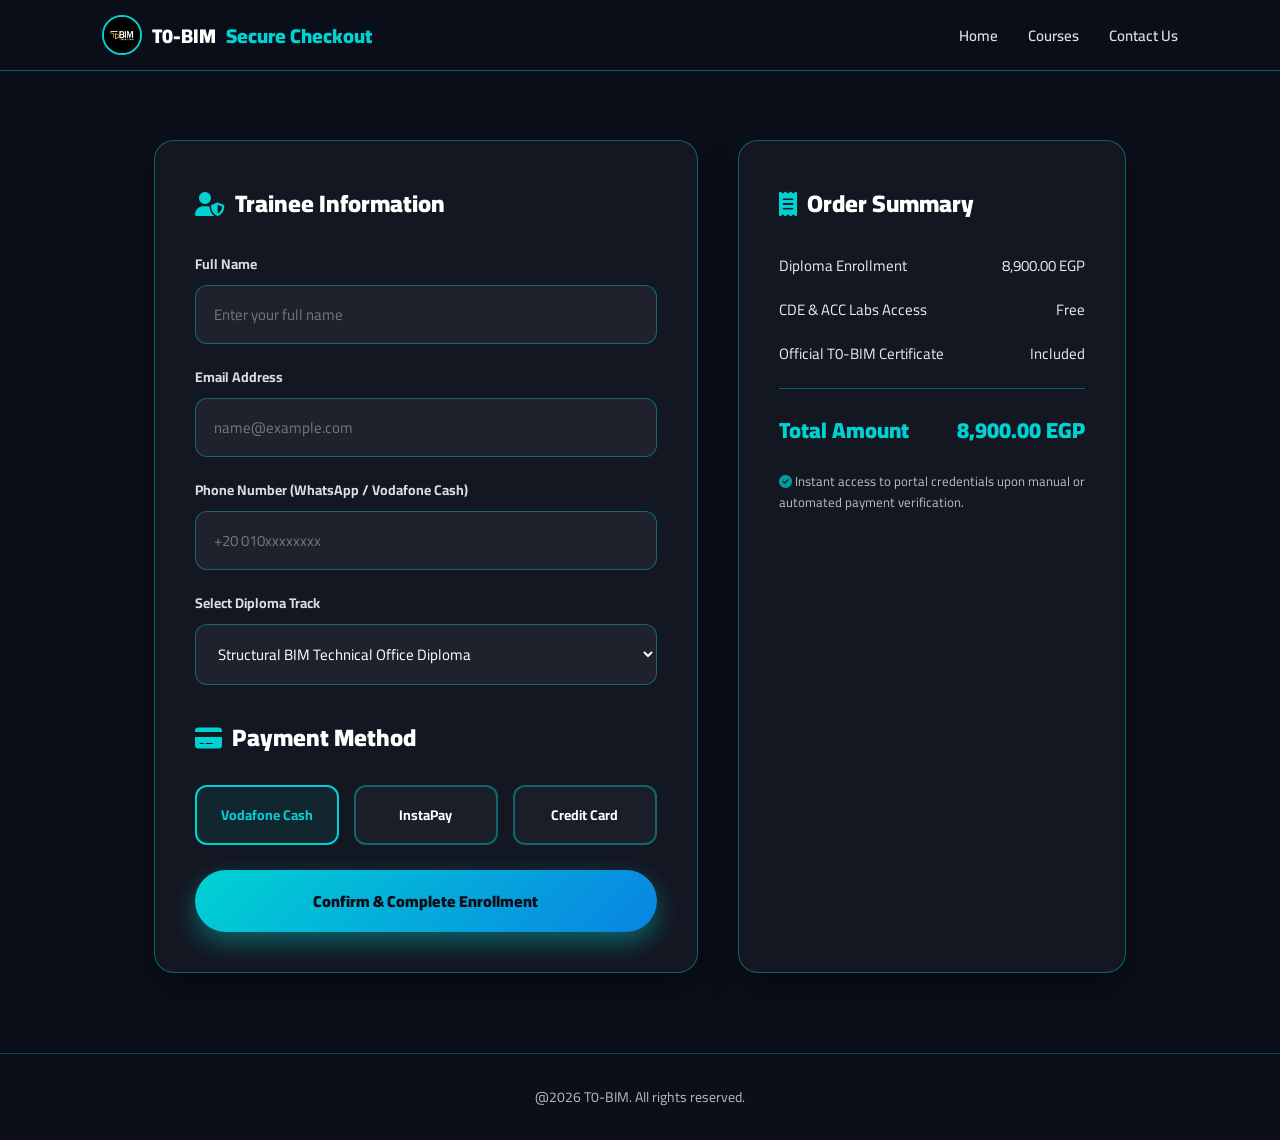
<file: checkout.html>
<!DOCTYPE html>
<html lang="en" dir="ltr">
<head>
    <meta charset="UTF-8">
    <meta name="viewport" content="width=device-width, initial-scale=1.0">
    <title>Checkout - T0-BIM</title>
    <link rel="icon" type="image/jpeg" href="TOBIM.jpg">
    <link href="https://fonts.googleapis.com/css2?family=Cairo:wght@300;400;600;700;900&display=swap" rel="stylesheet">
    <link rel="stylesheet" href="https://cdnjs.cloudflare.com/ajax/libs/font-awesome/6.4.0/css/all.min.css">
    <style>
        :root {
            --primary-blue: #00d2d3 !important;
            --secondary-blue: #0984e3 !important;
            --dark-bg: #0b0f19 !important;
            --dark-card: #131722 !important;
            --border-blue: rgba(0, 210, 211, 0.4) !important;
            --text-main: #ffffff !important;
        }

        * {
            margin: 0;
            padding: 0;
            box-sizing: border-box;
            font-family: 'Cairo', sans-serif;
        }

        body {
            background-color: var(--dark-bg) !important;
            color: var(--text-main) !important;
            direction: ltr;
            text-align: left;
        }

        .header {
            position: fixed;
            top: 0; left: 0; width: 100%;
            background: rgba(11, 15, 25, 0.95) !important;
            backdrop-filter: blur(10px);
            border-bottom: 1px solid var(--border-blue) !important;
            display: flex;
            justify-content: space-between;
            align-items: center;
            padding: 15px 8%;
            z-index: 1000;
        }

        .logo {
            display: flex;
            align-items: center;
            gap: 10px;
            color: #fff !important;
            text-decoration: none;
            font-weight: 900;
            font-size: 20px;
        }

        .logo img {
            width: 40px; height: 40px;
            border-radius: 50%;
            border: 2px solid var(--primary-blue) !important;
        }

        .logo span {
            color: var(--primary-blue) !important;
        }

        .navbar {
            display: flex;
            align-items: center;
            gap: 30px;
        }

        .navbar a {
            color: #dcdde1 !important;
            text-decoration: none;
            font-weight: 600;
            font-size: 15px;
            transition: 0.3s;
        }

        .navbar a:hover, .navbar a.active {
            color: var(--primary-blue) !important;
        }

        .checkout-container {
            max-width: 1100px;
            margin: 140px auto 80px auto;
            padding: 0 5%;
            display: grid;
            grid-template-columns: 1.4fr 1fr;
            gap: 40px;
        }

        @media (max-width: 900px) {
            .checkout-container {
                grid-template-columns: 1fr;
            }
        }

        .checkout-box {
            background: var(--dark-card) !important;
            border: 1px solid var(--border-blue) !important;
            border-radius: 20px;
            padding: 40px;
            box-shadow: 0 15px 35px rgba(0,0,0,0.4);
        }

        .checkout-box h2 {
            font-size: 24px;
            font-weight: 900;
            margin-bottom: 25px;
            color: #fff !important;
            display: flex;
            align-items: center;
            gap: 10px;
        }

        .checkout-box h2 i {
            color: var(--primary-blue) !important;
        }

        .form-group {
            margin-bottom: 20px;
        }

        .form-group label {
            display: block;
            font-size: 14px;
            font-weight: 700;
            margin-bottom: 8px;
            color: #dcdde1 !important;
        }

        .form-group input, .form-group select {
            width: 100%;
            padding: 14px 18px;
            background: rgba(255, 255, 255, 0.05) !important;
            border: 1px solid var(--border-blue) !important;
            color: #fff !important;
            border-radius: 12px;
            font-size: 15px;
            outline: none;
            transition: 0.3s;
        }

        .form-group input:focus, .form-group select:focus {
            border-color: var(--primary-blue) !important;
            box-shadow: 0 0 10px rgba(0, 210, 211, 0.2);
        }

        .payment-methods {
            display: grid;
            grid-template-columns: repeat(3, 1fr);
            gap: 15px;
            margin-bottom: 25px;
        }

        @media (max-width: 600px) {
            .payment-methods {
                grid-template-columns: 1fr;
            }
        }

        .payment-option {
            background: rgba(255, 255, 255, 0.03);
            border: 2px solid var(--border-blue);
            padding: 15px;
            border-radius: 12px;
            text-align: center;
            cursor: pointer;
            transition: 0.3s;
            font-weight: 700;
            font-size: 14px;
        }

        .payment-option input {
            display: none;
        }

        .payment-option:hover, .payment-option.selected {
            border-color: var(--primary-blue);
            background: rgba(0, 210, 211, 0.08);
            color: var(--primary-blue);
        }

        .order-summary-item {
            display: flex;
            justify-content: space-between;
            margin-bottom: 15px;
            font-size: 15px;
            opacity: 0.9;
        }

        .order-total {
            display: flex;
            justify-content: space-between;
            font-size: 22px;
            font-weight: 900;
            margin-top: 20px;
            padding-top: 20px;
            border-top: 1px solid var(--border-blue);
            color: var(--primary-blue) !important;
        }

        .btn-complete-order {
            display: block;
            width: 100%;
            background: linear-gradient(135deg, var(--primary-blue), var(--secondary-blue)) !important;
            color: #0b0f19 !important;
            padding: 16px;
            border-radius: 40px;
            font-weight: 900;
            font-size: 16px;
            text-align: center;
            border: none;
            cursor: pointer;
            box-shadow: 0 10px 25px rgba(0, 210, 211, 0.4);
            transition: 0.3s;
            margin-top: 25px;
            text-decoration: none;
        }

        .btn-complete-order:hover {
            transform: translateY(-3px);
            box-shadow: 0 15px 30px rgba(0, 210, 211, 0.6);
        }

        footer {
            text-align: center;
            padding: 30px;
            border-top: 1px solid var(--border-blue) !important;
            opacity: 0.7;
            font-size: 14px;
            margin-top: 60px;
        }
    </style>
</head>
<body>
    <header class="header">
        <a href="index.html" class="logo">
            <img src="TOBIM.jpg" alt="T0-BIM Logo"> T0-BIM <span>Secure Checkout</span>
        </a>
        <nav class="navbar">
            <a href="index.html">Home</a>
            <a href="courses.html">Courses</a>
            <a href="contact.html">Contact Us</a>
        </nav>
    </header>

    <div class="checkout-container">
        <!-- Billing Details Form -->
        <div class="checkout-box">
            <h2><i class="fa-solid fa-user-shield"></i> Trainee Information</h2>
            <form action="success.html" method="GET">
                <div class="form-group">
                    <label>Full Name</label>
                    <input type="text" placeholder="Enter your full name" required>
                </div>
                <div class="form-group">
                    <label>Email Address</label>
                    <input type="email" placeholder="name@example.com" required>
                </div>
                <div class="form-group">
                    <label>Phone Number (WhatsApp / Vodafone Cash)</label>
                    <input type="tel" placeholder="+20 010xxxxxxxx" required>
                </div>
                <div class="form-group">
                    <label>Select Diploma Track</label>
                    <select required>
                        <option value="structural">Structural BIM Technical Office Diploma</option>
                        <option value="architectural">Architectural BIM Technical Office Diploma</option>
                    </select>
                </div>

                <h2 style="margin-top: 30px;"><i class="fa-solid fa-credit-card"></i> Payment Method</h2>
                <div class="payment-methods">
                    <label class="payment-option selected" onclick="selectPayment(this)">
                        <input type="radio" name="payment" checked> Vodafone Cash
                    </label>
                    <label class="payment-option" onclick="selectPayment(this)">
                        <input type="radio" name="payment"> InstaPay
                    </label>
                    <label class="payment-option" onclick="selectPayment(this)">
                        <input type="radio" name="payment"> Credit Card
                    </label>
                </div>

                <button type="submit" class="btn-complete-order">Confirm & Complete Enrollment</button>
            </form>
        </div>

        <!-- Order Summary Box -->
        <div class="checkout-box">
            <h2><i class="fa-solid fa-receipt"></i> Order Summary</h2>
            <div class="order-summary-item">
                <span>Diploma Enrollment</span>
                <span>8,900.00 EGP</span>
            </div>
            <div class="order-summary-item">
                <span>CDE & ACC Labs Access</span>
                <span>Free</span>
            </div>
            <div class="order-summary-item">
                <span>Official T0-BIM Certificate</span>
                <span>Included</span>
            </div>
            <div class="order-total">
                <span>Total Amount</span>
                <span>8,900.00 EGP</span>
            </div>
            <p style="font-size: 13px; opacity: 0.7; margin-top: 20px; line-height: 1.6;">
                <i class="fa-solid fa-circle-check" style="color: var(--primary-blue);"></i> Instant access to portal credentials upon manual or automated payment verification.
            </p>
        </div>
    </div>

    <footer>
        @2026 T0-BIM. All rights reserved.
    </footer>

    <script>
        function selectPayment(element) {
            document.querySelectorAll('.payment-option').forEach(opt => opt.classList.remove('selected'));
            element.classList.add('selected');
            element.querySelector('input').checked = true;
        }
    </script>
</body>
</html>
</file>
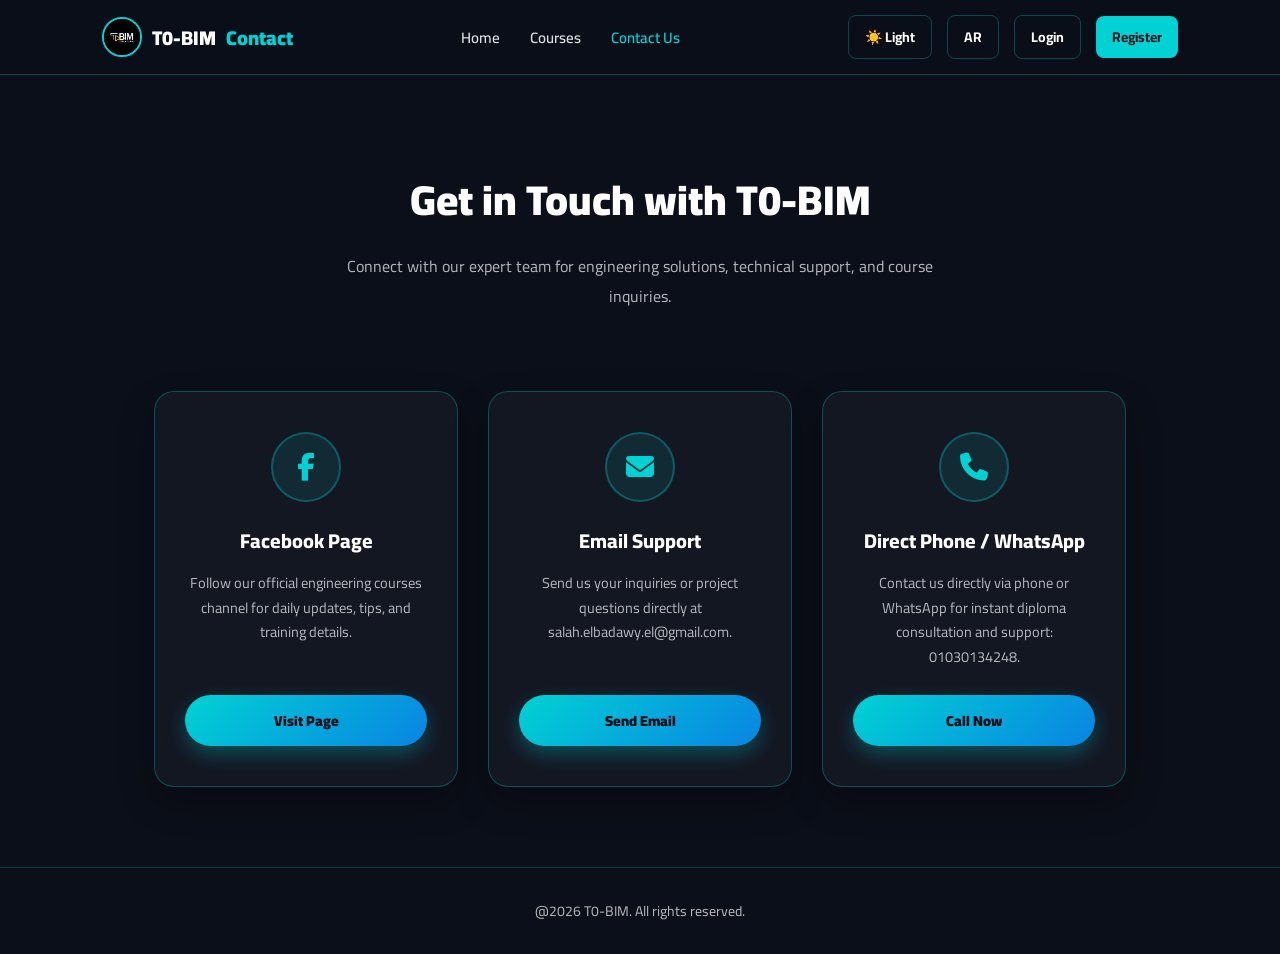
<file: contact.html>
<!DOCTYPE html>
<html lang="en" dir="ltr">
<head>
    <meta charset="UTF-8">
    <meta name="viewport" content="width=device-width, initial-scale=1.0">
    <title>Contact Us - T0-BIM</title>
    <link rel="icon" type="image/jpeg" href="TOBIM.jpg">
    <link href="https://fonts.googleapis.com/css2?family=Cairo:wght@300;400;600;700;900&display=swap" rel="stylesheet">
    <link rel="stylesheet" href="https://cdnjs.cloudflare.com/ajax/libs/font-awesome/6.4.0/css/all.min.css">
    <style>
        :root {
            --primary-blue: #00d2d3 !important;
            --secondary-blue: #0984e3 !important;
            --dark-bg: #0b0f19 !important;
            --dark-card: #131722 !important;
            --border-blue: rgba(0, 210, 211, 0.3) !important;
            --text-main: #ffffff !important;
        }

        * {
            margin: 0;
            padding: 0;
            box-sizing: border-box;
            font-family: 'Cairo', sans-serif;
        }

        body {
            background-color: var(--dark-bg) !important;
            color: var(--text-main) !important;
            direction: ltr;
            text-align: left;
            display: flex;
            flex-direction: column;
            min-height: 100vh;
            justify-content: space-between;
        }

        .header {
            position: fixed;
            top: 0; left: 0; width: 100%;
            background: rgba(11, 15, 25, 0.95) !important;
            backdrop-filter: blur(10px);
            border-bottom: 1px solid var(--border-blue) !important;
            display: flex;
            justify-content: space-between;
            align-items: center;
            padding: 15px 8%;
            z-index: 1000;
        }

        .logo {
            display: flex;
            align-items: center;
            gap: 10px;
            color: #fff !important;
            text-decoration: none;
            font-weight: 900;
            font-size: 20px;
        }

        .logo img {
            width: 40px; height: 40px;
            border-radius: 50%;
            border: 2px solid var(--primary-blue) !important;
        }

        .logo span {
            color: var(--primary-blue) !important;
        }

        .navbar {
            display: flex;
            align-items: center;
            gap: 30px;
        }

        .navbar a {
            color: #dcdde1 !important;
            text-decoration: none;
            font-weight: 600;
            font-size: 15px;
            transition: 0.3s;
        }

        .navbar a:hover, .navbar a.active {
            color: var(--primary-blue) !important;
        }

        .header-actions {
            display: flex;
            align-items: center;
            gap: 15px;
        }

        .header-actions button, .header-actions a {
            background: transparent !important;
            border: 1px solid var(--border-blue) !important;
            color: #fff !important;
            padding: 8px 16px;
            border-radius: 8px;
            font-weight: 700;
            cursor: pointer;
            text-decoration: none;
            font-size: 14px;
            transition: 0.3s;
        }

        .header-actions .register-btn {
            background: var(--primary-blue) !important;
            color: #0b0f19 !important;
            border: none !important;
        }

        .contact-hero {
            padding: 160px 8% 40px 8%;
            text-align: center;
        }

        .contact-hero h1 {
            font-size: 42px;
            font-weight: 900;
            margin-bottom: 12px;
            color: #fff !important;
        }

        .contact-hero p {
            font-size: 16px;
            opacity: 0.8;
            color: #dcdde1 !important;
            max-width: 600px;
            margin: 0 auto;
        }

        .contact-container {
            max-width: 1100px;
            margin: 40px auto 80px auto;
            padding: 0 5%;
            display: grid;
            grid-template-columns: repeat(3, 1fr);
            gap: 30px;
        }

        @media (max-width: 900px) {
            .contact-container {
                grid-template-columns: 1fr;
            }
        }

        .contact-card {
            background: var(--dark-card) !important;
            border: 1px solid var(--border-blue) !important;
            border-radius: 20px;
            padding: 40px 30px;
            text-align: center;
            transition: 0.3s ease;
            box-shadow: 0 15px 35px rgba(0,0,0,0.3);
            display: flex;
            flex-direction: column;
            justify-content: space-between;
        }

        .contact-card:hover {
            transform: translateY(-5px);
            border-color: var(--primary-blue) !important;
            box-shadow: 0 20px 40px rgba(0, 210, 211, 0.15);
        }

        .contact-icon {
            width: 70px;
            height: 70px;
            background: rgba(0, 210, 211, 0.1);
            border: 2px solid var(--border-blue);
            border-radius: 50%;
            display: flex;
            align-items: center;
            justify-content: center;
            font-size: 28px;
            color: var(--primary-blue);
            margin: 0 auto 20px auto;
            transition: 0.3s;
        }

        .contact-card:hover .contact-icon {
            background: var(--primary-blue);
            color: #0b0f19;
            border-color: var(--primary-blue);
        }

        .contact-card h3 {
            font-size: 20px;
            font-weight: 800;
            margin-bottom: 12px;
            color: #fff !important;
        }

        .contact-card p {
            font-size: 14.5px;
            opacity: 0.8;
            line-height: 1.7;
            color: #dcdde1 !important;
            margin-bottom: 25px;
        }

        .contact-btn {
            display: inline-block;
            background: linear-gradient(135deg, var(--primary-blue), var(--secondary-blue)) !important;
            color: #0b0f19 !important;
            padding: 12px 30px;
            border-radius: 30px;
            font-weight: 900;
            font-size: 14.5px;
            text-decoration: none;
            box-shadow: 0 8px 20px rgba(0, 210, 211, 0.3);
            transition: 0.3s;
        }

        .contact-btn:hover {
            transform: translateY(-2px);
            box-shadow: 0 12px 25px rgba(0, 210, 211, 0.5);
        }

        footer {
            text-align: center;
            padding: 30px;
            border-top: 1px solid var(--border-blue) !important;
            opacity: 0.7;
            font-size: 14px;
        }
    </style>
</head>
<body>
    <header class="header">
        <a href="index.html" class="logo">
            <img src="TOBIM.jpg" alt="T0-BIM Logo"> T0-BIM <span>Contact</span>
        </a>
        <nav class="navbar">
            <a href="index.html">Home</a>
            <a href="courses.html">Courses</a>
            <a href="contact.html" class="active">Contact Us</a>
        </nav>
        <div class="header-actions">
            <button class="mode-btn">☀️ Light</button>
            <button class="lang-btn">AR</button>
            <a href="login.html" class="login-btn">Login</a>
            <a href="register.html" class="register-btn">Register</a>
        </div>
    </header>

    <div class="contact-hero">
        <h1>Get in Touch with T0-BIM</h1>
        <p>Connect with our expert team for engineering solutions, technical support, and course inquiries.</p>
    </div>

    <div class="contact-container">
        <!-- Facebook Card -->
        <div class="contact-card">
            <div>
                <div class="contact-icon"><i class="fa-brands fa-facebook-f"></i></div>
                <h3>Facebook Page</h3>
                <p>Follow our official engineering courses channel for daily updates, tips, and training details.</p>
            </div>
            <a href="https://www.facebook.com/ENGNERINGBIMCourses" target="_blank" class="contact-btn">Visit Page</a>
        </div>

        <!-- Email Card -->
        <div class="contact-card">
            <div>
                <div class="contact-icon"><i class="fa-solid fa-envelope"></i></div>
                <h3>Email Support</h3>
                <p>Send us your inquiries or project questions directly at salah.elbadawy.el@gmail.com.</p>
            </div>
            <a href="mailto:salah.elbadawy.el@gmail.com" class="contact-btn">Send Email</a>
        </div>

        <!-- Direct Help / Phone Card -->
        <div class="contact-card">
            <div>
                <div class="contact-icon"><i class="fa-solid fa-phone"></i></div>
                <h3>Direct Phone / WhatsApp</h3>
                <p>Contact us directly via phone or WhatsApp for instant diploma consultation and support: 01030134248.</p>
            </div>
            <a href="tel:01030134248" class="contact-btn">Call Now</a>
        </div>
    </div>

    <footer>
        @2026 T0-BIM. All rights reserved.
    </footer>
</body>
</html>
</file>
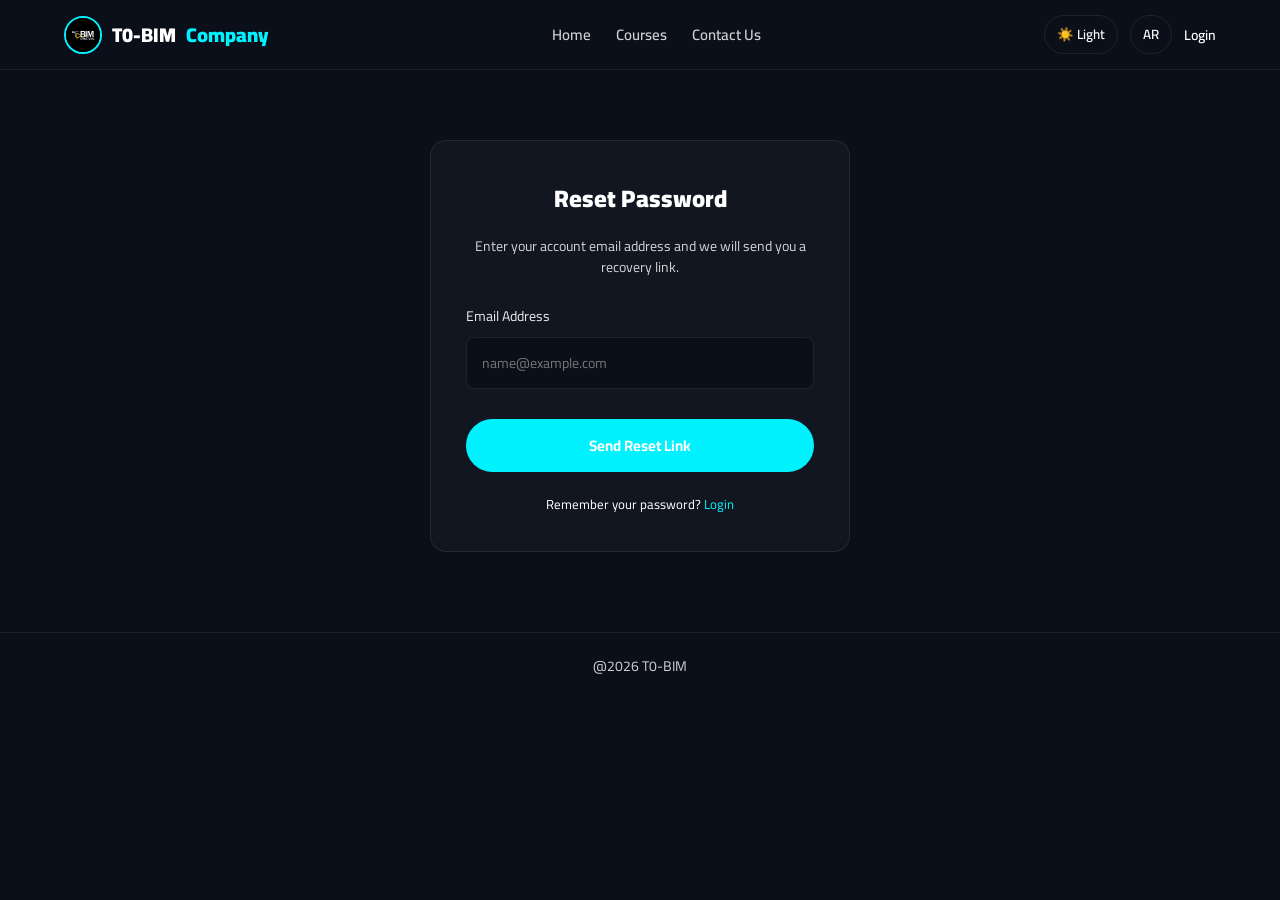
<file: forgot-password.html>
<!DOCTYPE html>
<html lang="en" dir="ltr">
<head>
    <meta charset="UTF-8">
    <meta name="viewport" content="width=device-width, initial-scale=1.0">
    <title>Forgot Password - T0-BIM</title>
    <link rel="icon" type="image/jpeg" href="TOBIM.jpg">
    <link rel="stylesheet" href="css/style.css">
    <link href="https://fonts.googleapis.com/css2?family=Cairo:wght@300;400;600;700;900&display=swap" rel="stylesheet">
    <link rel="stylesheet" href="https://cdnjs.cloudflare.com/ajax/libs/font-awesome/6.4.0/css/all.min.css">
    <style>
        .auth-container {
            max-width: 420px;
            margin: 140px auto 80px auto;
            background: var(--card-bg);
            border: 1px solid var(--border-color);
            padding: 35px;
            border-radius: 16px;
        }
        .auth-container h2 {
            font-size: 24px;
            font-weight: 900;
            margin-bottom: 15px;
            text-align: center;
        }
        .auth-container p {
            font-size: 14px;
            opacity: 0.8;
            margin-bottom: 25px;
            text-align: center;
            line-height: 1.5;
        }
        .form-group {
            margin-bottom: 20px;
        }
        .form-group label {
            display: block;
            font-size: 14px;
            margin-bottom: 8px;
            opacity: 0.9;
        }
        .form-group input {
            width: 100%;
            padding: 12px 15px;
            background: var(--bg-main);
            border: 1px solid var(--border-color);
            color: var(--text-color);
            border-radius: 8px;
            font-size: 14px;
            outline: none;
        }
        .form-group input:focus {
            border-color: var(--accent-color);
        }
        .auth-btn {
            width: 100%;
            background: var(--accent-color);
            color: #ffffff;
            padding: 12px;
            border: none;
            border-radius: 30px;
            font-weight: 700;
            cursor: pointer;
            font-size: 15px;
            transition: 0.3s;
            margin-top: 10px;
        }
        .auth-btn:hover {
            opacity: 0.9;
        }
        .auth-links {
            text-align: center;
            margin-top: 20px;
            font-size: 13px;
        }
        .auth-links a {
            color: var(--accent-color);
            text-decoration: none;
        }
        .auth-links a:hover {
            text-decoration: underline;
        }
    </style>
</head>
<body class="dark-mode">
    <header class="header">
        <a href="index.html" class="logo">
            <img src="TOBIM.jpg" alt="T0-BIM Logo"> T0-BIM <span>Company</span>
        </a>
        <nav class="navbar">
            <a href="index.html">Home</a>
            <a href="courses.html">Courses</a>
            <a href="contact.html">Contact Us</a>
        </nav>
        <div class="header-actions">
            <button class="mode-btn">☀️ Light</button>
            <button class="lang-btn">AR</button>
            <a href="login.html" class="login-btn">Login</a>
        </div>
    </header>

    <div class="auth-container">
        <h2>Reset Password</h2>
        <p>Enter your account email address and we will send you a recovery link.</p>
        <form>
            <div class="form-group">
                <label>Email Address</label>
                <input type="email" placeholder="name@example.com" required>
            </div>
            <button type="submit" class="auth-btn">Send Reset Link</button>
            <div class="auth-links">
                Remember your password? <a href="login.html">Login</a>
            </div>
        </form>
    </div>

    <footer>
        @2026 T0-BIM
    </footer>
    <script src="js/script.js"></script>
</body>
</html>
</file>
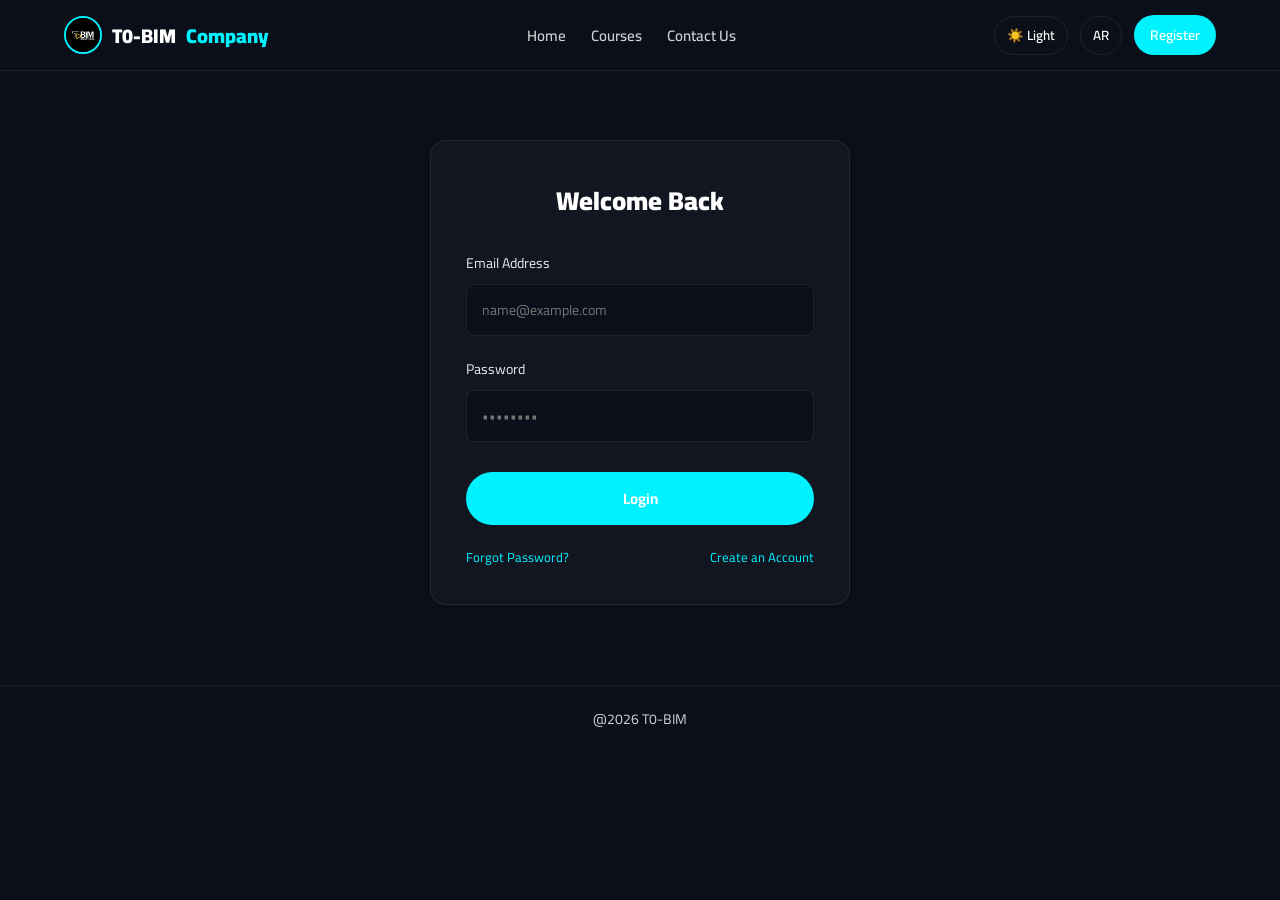
<file: login.html>
<!DOCTYPE html>
<html lang="en" dir="ltr">
<head>
    <meta charset="UTF-8">
    <meta name="viewport" content="width=device-width, initial-scale=1.0">
    <title>Login - T0-BIM</title>
    <link rel="icon" type="image/jpeg" href="TOBIM.jpg">
    <link rel="stylesheet" href="css/style.css">
    <link href="https://fonts.googleapis.com/css2?family=Cairo:wght@300;400;600;700;900&display=swap" rel="stylesheet">
    <link rel="stylesheet" href="https://cdnjs.cloudflare.com/ajax/libs/font-awesome/6.4.0/css/all.min.css">
    <style>
        .auth-container {
            max-width: 420px;
            margin: 140px auto 80px auto;
            background: var(--card-bg);
            border: 1px solid var(--border-color);
            padding: 35px;
            border-radius: 16px;
        }
        .auth-container h2 {
            font-size: 26px;
            font-weight: 900;
            margin-bottom: 25px;
            text-align: center;
        }
        .form-group {
            margin-bottom: 20px;
        }
        .form-group label {
            display: block;
            font-size: 14px;
            margin-bottom: 8px;
            opacity: 0.9;
        }
        .form-group input {
            width: 100%;
            padding: 12px 15px;
            background: var(--bg-main);
            border: 1px solid var(--border-color);
            color: var(--text-color);
            border-radius: 8px;
            font-size: 14px;
            outline: none;
        }
        .form-group input:focus {
            border-color: var(--accent-color);
        }
        .auth-btn {
            width: 100%;
            background: var(--accent-color);
            color: #ffffff;
            padding: 12px;
            border: none;
            border-radius: 30px;
            font-weight: 700;
            cursor: pointer;
            font-size: 15px;
            transition: 0.3s;
            margin-top: 10px;
        }
        .auth-btn:hover {
            opacity: 0.9;
        }
        .auth-links {
            display: flex;
            justify-content: space-between;
            align-items: center;
            margin-top: 20px;
            font-size: 13px;
        }
        .auth-links a {
            color: var(--accent-color);
            text-decoration: none;
        }
        .auth-links a:hover {
            text-decoration: underline;
        }
    </style>
</head>
<body class="dark-mode">
    <header class="header">
        <a href="index.html" class="logo">
            <img src="TOBIM.jpg" alt="T0-BIM Logo"> T0-BIM <span>Company</span>
        </a>
        <nav class="navbar">
            <a href="index.html">Home</a>
            <a href="courses.html">Courses</a>
            <a href="contact.html">Contact Us</a>
        </nav>
        <div class="header-actions">
            <button class="mode-btn">☀️ Light</button>
            <button class="lang-btn">AR</button>
            <a href="register.html" class="register-btn">Register</a>
        </div>
    </header>

    <div class="auth-container">
        <h2>Welcome Back</h2>
        <form>
            <div class="form-group">
                <label>Email Address</label>
                <input type="email" placeholder="name@example.com" required>
            </div>
            <div class="form-group">
                <label>Password</label>
                <input type="password" placeholder="••••••••" required>
            </div>
            <button type="submit" class="auth-btn">Login</button>
            <div class="auth-links">
                <a href="forgot-password.html">Forgot Password?</a>
                <a href="register.html">Create an Account</a>
            </div>
        </form>
    </div>

    <footer>
        @2026 T0-BIM
    </footer>
    <script src="js/script.js"></script>
</body>
</html>
</file>
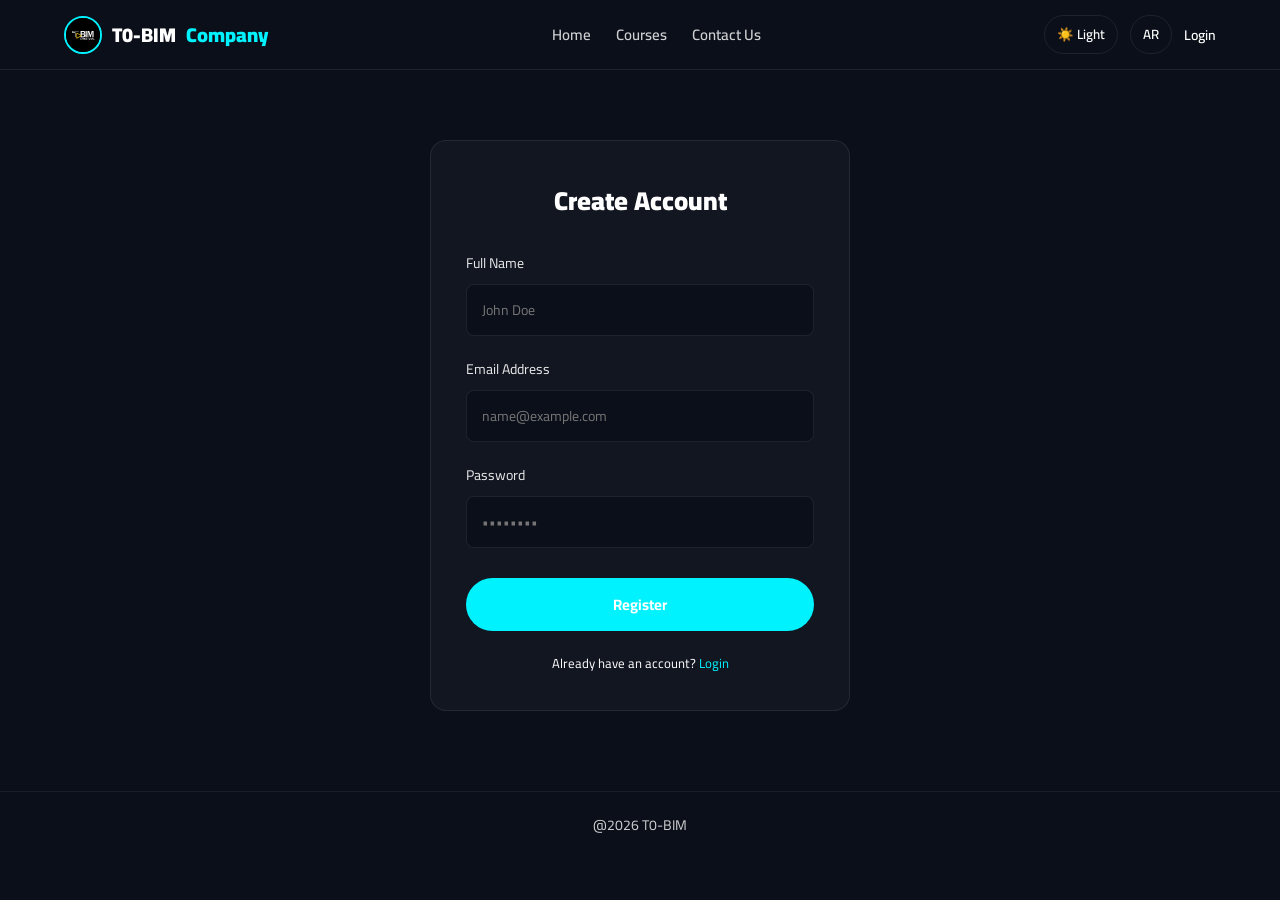
<file: register.html>
<!DOCTYPE html>
<html lang="en" dir="ltr">
<head>
    <meta charset="UTF-8">
    <meta name="viewport" content="width=device-width, initial-scale=1.0">
    <title>Register - T0-BIM</title>
    <link rel="icon" type="image/jpeg" href="TOBIM.jpg">
    <link rel="stylesheet" href="css/style.css">
    <link href="https://fonts.googleapis.com/css2?family=Cairo:wght@300;400;600;700;900&display=swap" rel="stylesheet">
    <link rel="stylesheet" href="https://cdnjs.cloudflare.com/ajax/libs/font-awesome/6.4.0/css/all.min.css">
    <style>
        .auth-container {
            max-width: 420px;
            margin: 140px auto 80px auto;
            background: var(--card-bg);
            border: 1px solid var(--border-color);
            padding: 35px;
            border-radius: 16px;
        }
        .auth-container h2 {
            font-size: 26px;
            font-weight: 900;
            margin-bottom: 25px;
            text-align: center;
        }
        .form-group {
            margin-bottom: 20px;
        }
        .form-group label {
            display: block;
            font-size: 14px;
            margin-bottom: 8px;
            opacity: 0.9;
        }
        .form-group input {
            width: 100%;
            padding: 12px 15px;
            background: var(--bg-main);
            border: 1px solid var(--border-color);
            color: var(--text-color);
            border-radius: 8px;
            font-size: 14px;
            outline: none;
        }
        .form-group input:focus {
            border-color: var(--accent-color);
        }
        .auth-btn {
            width: 100%;
            background: var(--accent-color);
            color: #ffffff;
            padding: 12px;
            border: none;
            border-radius: 30px;
            font-weight: 700;
            cursor: pointer;
            font-size: 15px;
            transition: 0.3s;
            margin-top: 10px;
        }
        .auth-btn:hover {
            opacity: 0.9;
        }
        .auth-links {
            text-align: center;
            margin-top: 20px;
            font-size: 13px;
        }
        .auth-links a {
            color: var(--accent-color);
            text-decoration: none;
        }
        .auth-links a:hover {
            text-decoration: underline;
        }
    </style>
</head>
<body class="dark-mode">
    <header class="header">
        <a href="index.html" class="logo">
            <img src="TOBIM.jpg" alt="T0-BIM Logo"> T0-BIM <span>Company</span>
        </a>
        <nav class="navbar">
            <a href="index.html">Home</a>
            <a href="courses.html">Courses</a>
            <a href="contact.html">Contact Us</a>
        </nav>
        <div class="header-actions">
            <button class="mode-btn">☀️ Light</button>
            <button class="lang-btn">AR</button>
            <a href="login.html" class="login-btn">Login</a>
        </div>
    </header>

    <div class="auth-container">
        <h2>Create Account</h2>
        <form>
            <div class="form-group">
                <label>Full Name</label>
                <input type="text" placeholder="John Doe" required>
            </div>
            <div class="form-group">
                <label>Email Address</label>
                <input type="email" placeholder="name@example.com" required>
            </div>
            <div class="form-group">
                <label>Password</label>
                <input type="password" placeholder="••••••••" required>
            </div>
            <button type="submit" class="auth-btn">Register</button>
            <div class="auth-links">
                Already have an account? <a href="login.html">Login</a>
            </div>
        </form>
    </div>

    <footer>
        @2026 T0-BIM
    </footer>
    <script src="js/script.js"></script>
</body>
</html>
</file>
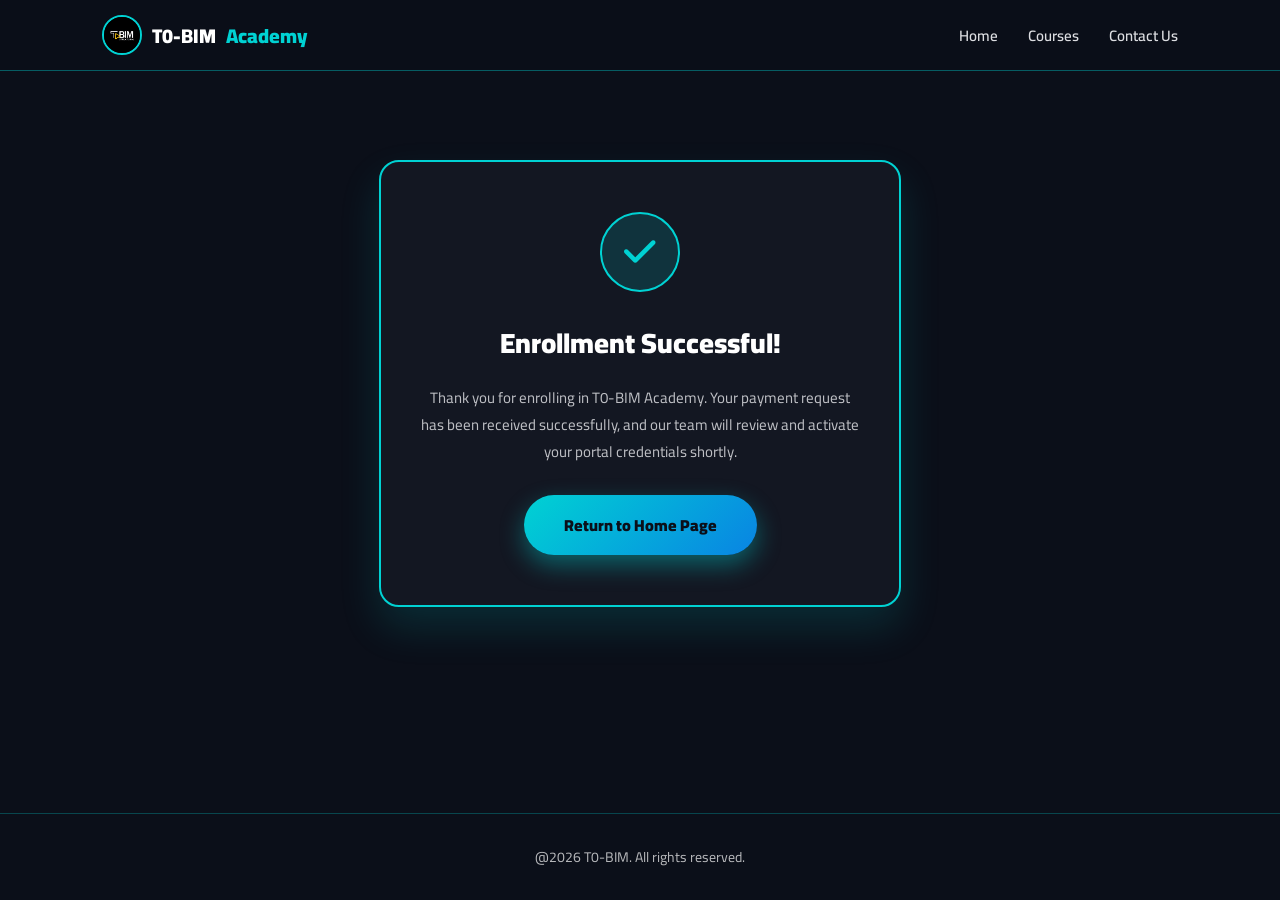
<file: success.html>
<!DOCTYPE html>
<html lang="en" dir="ltr">
<head>
    <meta charset="UTF-8">
    <meta name="viewport" content="width=device-width, initial-scale=1.0">
    <title>Enrollment Successful - T0-BIM</title>
    <link rel="icon" type="image/jpeg" href="TOBIM.jpg">
    <link href="https://fonts.googleapis.com/css2?family=Cairo:wght@300;400;600;700;900&display=swap" rel="stylesheet">
    <link rel="stylesheet" href="https://cdnjs.cloudflare.com/ajax/libs/font-awesome/6.4.0/css/all.min.css">
    <style>
        :root {
            --primary-blue: #00d2d3 !important;
            --secondary-blue: #0984e3 !important;
            --dark-bg: #0b0f19 !important;
            --dark-card: #131722 !important;
            --border-blue: rgba(0, 210, 211, 0.4) !important;
            --text-main: #ffffff !important;
        }

        * {
            margin: 0;
            padding: 0;
            box-sizing: border-box;
            font-family: 'Cairo', sans-serif;
        }

        body {
            background-color: var(--dark-bg) !important;
            color: var(--text-main) !important;
            direction: ltr;
            text-align: left;
            display: flex;
            flex-direction: column;
            min-height: 100vh;
            justify-content: space-between;
        }

        .header {
            position: fixed;
            top: 0; left: 0; width: 100%;
            background: rgba(11, 15, 25, 0.95) !important;
            backdrop-filter: blur(10px);
            border-bottom: 1px solid var(--border-blue) !important;
            display: flex;
            justify-content: space-between;
            align-items: center;
            padding: 15px 8%;
            z-index: 1000;
        }

        .logo {
            display: flex;
            align-items: center;
            gap: 10px;
            color: #fff !important;
            text-decoration: none;
            font-weight: 900;
            font-size: 20px;
        }

        .logo img {
            width: 40px; height: 40px;
            border-radius: 50%;
            border: 2px solid var(--primary-blue) !important;
        }

        .logo span {
            color: var(--primary-blue) !important;
        }

        .navbar {
            display: flex;
            align-items: center;
            gap: 30px;
        }

        .navbar a {
            color: #dcdde1 !important;
            text-decoration: none;
            font-weight: 600;
            font-size: 15px;
            transition: 0.3s;
        }

        .navbar a:hover, .navbar a.active {
            color: var(--primary-blue) !important;
        }

        .success-container {
            max-width: 650px;
            margin: 160px auto 80px auto;
            padding: 0 5%;
            width: 100%;
        }

        .success-box {
            background: var(--dark-card) !important;
            border: 2px solid var(--primary-blue) !important;
            border-radius: 20px;
            padding: 50px 40px;
            text-align: center;
            box-shadow: 0 20px 40px rgba(0, 210, 211, 0.15);
        }

        .success-icon {
            width: 80px;
            height: 80px;
            background: rgba(0, 210, 211, 0.15);
            border: 2px solid var(--primary-blue);
            border-radius: 50%;
            display: flex;
            align-items: center;
            justify-content: center;
            font-size: 36px;
            color: var(--primary-blue);
            margin: 0 auto 25px auto;
        }

        .success-box h1 {
            font-size: 28px;
            font-weight: 900;
            margin-bottom: 15px;
            color: #fff !important;
        }

        .success-box p {
            font-size: 15px;
            line-height: 1.8;
            opacity: 0.85;
            color: #dcdde1 !important;
            margin-bottom: 30px;
        }

        .btn-home {
            display: inline-block;
            background: linear-gradient(135deg, var(--primary-blue), var(--secondary-blue)) !important;
            color: #0b0f19 !important;
            padding: 15px 40px;
            border-radius: 40px;
            font-weight: 900;
            font-size: 16px;
            text-decoration: none;
            box-shadow: 0 10px 25px rgba(0, 210, 211, 0.4);
            transition: 0.3s;
        }

        .btn-home:hover {
            transform: translateY(-3px);
            box-shadow: 0 15px 30px rgba(0, 210, 211, 0.6);
        }

        footer {
            text-align: center;
            padding: 30px;
            border-top: 1px solid var(--border-blue) !important;
            opacity: 0.7;
            font-size: 14px;
        }
    </style>
</head>
<body>
    <header class="header">
        <a href="index.html" class="logo">
            <img src="TOBIM.jpg" alt="T0-BIM Logo"> T0-BIM <span>Academy</span>
        </a>
        <nav class="navbar">
            <a href="index.html">Home</a>
            <a href="courses.html">Courses</a>
            <a href="contact.html">Contact Us</a>
        </nav>
    </header>

    <div class="success-container">
        <div class="success-box">
            <div class="success-icon">
                <i class="fa-solid fa-check"></i>
            </div>
            <h1>Enrollment Successful!</h1>
            <p>Thank you for enrolling in T0-BIM Academy. Your payment request has been received successfully, and our team will review and activate your portal credentials shortly.</p>
            <a href="index.html" class="btn-home">Return to Home Page</a>
        </div>
    </div>

    <footer>
        @2026 T0-BIM. All rights reserved.
    </footer>
</body>
</html>
</file>
<file: css/style.css>
* {
    margin: 0;
    padding: 0;
    box-sizing: border-box;
    font-family: 'Cairo', sans-serif;
    transition: background 0.3s, color 0.3s;
}

:root {
    --bg-main: #ffffff;
    --text-color: #111111;
    --card-bg: #f5f6fa;
    --border-color: #dcdde1;
    --accent-color: #2f3640;
}

body.dark-mode {
    --bg-main: #0b0f19;
    --text-color: #ffffff;
    --card-bg: rgba(255, 255, 255, 0.03);
    --border-color: rgba(255, 255, 255, 0.08);
    --accent-color: #00f2fe;
}

body {
    background-color: var(--bg-main);
    color: var(--text-color);
    overflow-x: hidden;
}

.header {
    position: fixed;
    top: 0;
    left: 0;
    width: 100%;
    display: flex;
    justify-content: space-between;
    align-items: center;
    padding: 15px 5%;
    background: var(--bg-main);
    backdrop-filter: blur(10px);
    z-index: 1000;
    border-bottom: 1px solid var(--border-color);
}

.logo {
    font-size: 20px;
    font-weight: 900;
    color: var(--text-color);
    text-decoration: none;
    display: flex;
    align-items: center;
    gap: 10px;
}

.logo img {
    width: 38px;
    height: 38px;
    border-radius: 50%;
    object-fit: cover;
    border: 2px solid var(--accent-color);
}

.logo span {
    color: var(--accent-color);
}

.navbar {
    display: flex;
    align-items: center;
    gap: 25px;
}

.navbar a {
    text-decoration: none;
    color: var(--text-color);
    font-weight: 600;
    font-size: 15px;
    opacity: 0.8;
    transition: 0.3s;
}

.navbar a:hover, .navbar a.active {
    opacity: 1;
    color: var(--accent-color);
}

.dropdown {
    position: relative;
}

.dropdown-content {
    position: absolute;
    top: 100%;
    right: 0;
    background: var(--bg-main);
    min-width: 180px;
    box-shadow: 0 10px 25px rgba(0,0,0,0.2);
    border-radius: 8px;
    overflow: hidden;
    display: none;
    border: 1px solid var(--border-color);
    z-index: 1100;
}

.dropdown-content a {
    color: var(--text-color);
    padding: 12px 16px;
    display: block;
    text-align: left;
    font-size: 14px;
}

.dropdown-content a:hover {
    background: rgba(0, 0, 0, 0.05);
    color: var(--accent-color);
}

.dropdown:hover .dropdown-content {
    display: block;
}

.header-actions {
    display: flex;
    align-items: center;
    gap: 12px;
}

.mode-btn, .lang-btn {
    background: transparent;
    border: 1px solid var(--border-color);
    color: var(--text-color);
    padding: 6px 12px;
    border-radius: 20px;
    cursor: pointer;
    font-weight: 600;
}

.login-btn {
    color: var(--text-color);
    text-decoration: none;
    font-weight: 600;
    font-size: 14px;
}

.register-btn {
    background: var(--accent-color);
    padding: 7px 16px;
    border-radius: 20px;
    color: #ffffff !important;
    font-weight: 600;
    text-decoration: none;
    font-size: 14px;
}

.page-hero {
    padding: 140px 5% 40px 5%;
    text-align: center;
}

.page-hero h1 {
    font-size: 38px;
    font-weight: 900;
    margin-bottom: 15px;
}

.page-hero p {
    font-size: 16px;
    opacity: 0.8;
    max-width: 700px;
    margin: 0 auto 20px auto;
    line-height: 1.6;
}

.stats-container {
    display: grid;
    grid-template-columns: repeat(auto-fit, minmax(200px, 1fr));
    gap: 20px;
    padding: 20px 8%;
}

.stat-card {
    background: var(--card-bg);
    border: 1px solid var(--border-color);
    padding: 20px;
    border-radius: 12px;
    text-align: center;
}

.stat-card h3 {
    font-size: 30px;
    color: var(--accent-color);
    margin-bottom: 5px;
}

.courses-container {
    padding: 20px 8% 60px 8%;
    display: grid;
    grid-template-columns: repeat(auto-fit, minmax(300px, 1fr));
    gap: 25px;
}

.course-card {
    background: var(--card-bg);
    border: 1px solid var(--border-color);
    border-radius: 12px;
    overflow: hidden;
    display: flex;
    flex-direction: column;
    justify-content: space-between;
}

.course-card img {
    width: 100%;
    height: 180px;
    object-fit: cover;
}

.course-content {
    padding: 20px;
}

.course-card h3 {
    font-size: 19px;
    margin-bottom: 10px;
}

.course-card p {
    font-size: 14px;
    opacity: 0.8;
    margin-bottom: 15px;
    line-height: 1.5;
}

.course-footer {
    display: flex;
    justify-content: space-between;
    align-items: center;
    padding: 15px 20px;
    border-top: 1px solid var(--border-color);
}

.price {
    font-weight: 900;
    color: var(--accent-color);
}

.details-btn {
    text-decoration: none;
    background: var(--accent-color);
    color: #ffffff;
    padding: 6px 15px;
    border-radius: 8px;
    font-size: 13px;
}

footer {
    text-align: center;
    padding: 20px;
    border-top: 1px solid var(--border-color);
    font-size: 14px;
    opacity: 0.8;
}

.course-details-layout {
    display: grid;
    grid-template-columns: 2fr 1fr;
    gap: 40px;
    padding: 40px 8% 80px 8%;
    align-items: start;
}

@media (max-width: 900px) {
    .course-details-layout {
        grid-template-columns: 1fr;
    }
}

.course-tabs {
    display: flex;
    gap: 15px;
    margin-bottom: 25px;
    border-bottom: 1px solid var(--border-color);
    padding-bottom: 10px;
}

.tab-btn {
    background: transparent;
    border: none;
    color: var(--text-color);
    font-size: 16px;
    font-weight: 700;
    cursor: pointer;
    padding: 8px 16px;
    border-radius: 8px;
    opacity: 0.6;
    transition: 0.3s;
}

.tab-btn.active, .tab-btn:hover {
    opacity: 1;
    background: var(--card-bg);
    border: 1px solid var(--border-color);
    color: var(--accent-color);
}

.tab-content {
    display: none;
}

.tab-content.active {
    display: block;
}

.enroll-card {
    background: var(--card-bg);
    border: 1px solid var(--border-color);
    border-radius: 16px;
    padding: 25px;
    position: sticky;
    top: 100px;
}

.enroll-card img {
    width: 100%;
    height: 160px;
    object-fit: cover;
    border-radius: 10px;
    margin-bottom: 20px;
}

.price-tag {
    font-size: 28px;
    font-weight: 900;
    color: var(--accent-color);
    margin-bottom: 20px;
}

.features-list {
    list-style: none;
    margin-bottom: 25px;
}

.features-list li {
    font-size: 14px;
    margin-bottom: 12px;
    opacity: 0.9;
    display: flex;
    align-items: center;
    gap: 10px;
}

.features-list li i {
    color: #2ecc71;
}

.enroll-btn {
    display: block;
    width: 100%;
    text-align: center;
    background: linear-gradient(135deg, #00c6ff, #0072ff);
    color: #ffffff;
    padding: 12px;
    border-radius: 30px;
    font-weight: 700;
    text-decoration: none;
    box-shadow: 0 4px 15px rgba(0, 114, 255, 0.3);
    transition: 0.3s;
}

body.structural-theme {
    --bg-main: #ffffff;
    --text-color: #111111;
    --card-bg: #fffdf0;
    --border-color: #e1b12c;
    --accent-color: #d4ac0d;
}
body.structural-theme.dark-mode {
    --bg-main: #121212;
    --text-color: #ffffff;
    --card-bg: rgba(251, 197, 49, 0.05);
    --border-color: #fbc531;
    --accent-color: #fbc531;
}

body.architectural-theme {
    --bg-main: #ffffff;
    --text-color: #111111;
    --card-bg: #f0f9ff;
    --border-color: #0097e6;
    --accent-color: #0097e6;
}
body.architectural-theme.dark-mode {
    --bg-main: #0c1b2a;
    --text-color: #ffffff;
    --card-bg: rgba(72, 219, 251, 0.05);
    --border-color: #48dbfb;
    --accent-color: #48dbfb;
}
</file>
